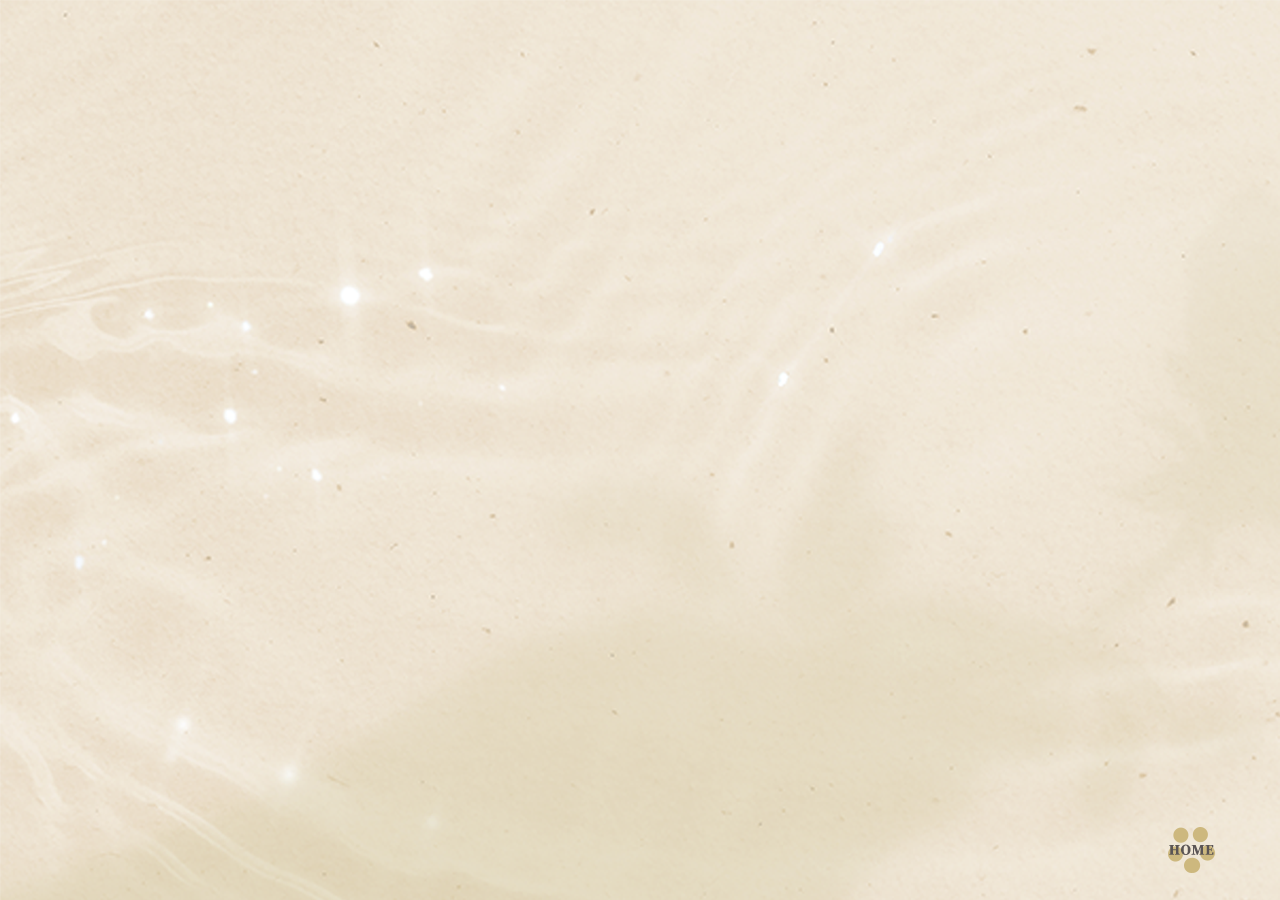
<file: video.html>
<!DOCTYPE html>
<html lang="ko">
<head>
    <meta charset="UTF-8">
    <meta http-equiv="X-UA-Compatible" content="IE=edge">
    <meta name="viewport" content="width=device-width, initial-scale=1.0">
    <link rel="stylesheet" href="./css/video.css">
    <title>you're light_video</title>
    <link rel="icon" href="./img/favicon04.png" type="image/x-icon">
</head>
<body>
    <div>
    <iframe width="1280" height="720" src="https://www.youtube.com/embed/7kINd1rpRf0" title="YouTube video player" frameborder="0" allow="accelerometer; autoplay; clipboard-write; encrypted-media; gyroscope; picture-in-picture" allowfullscreen></iframe>
</div>
<a href="./index.html"><img src="./img/home.png" alt="홈버튼"></a>


</body>
</html>
</file>
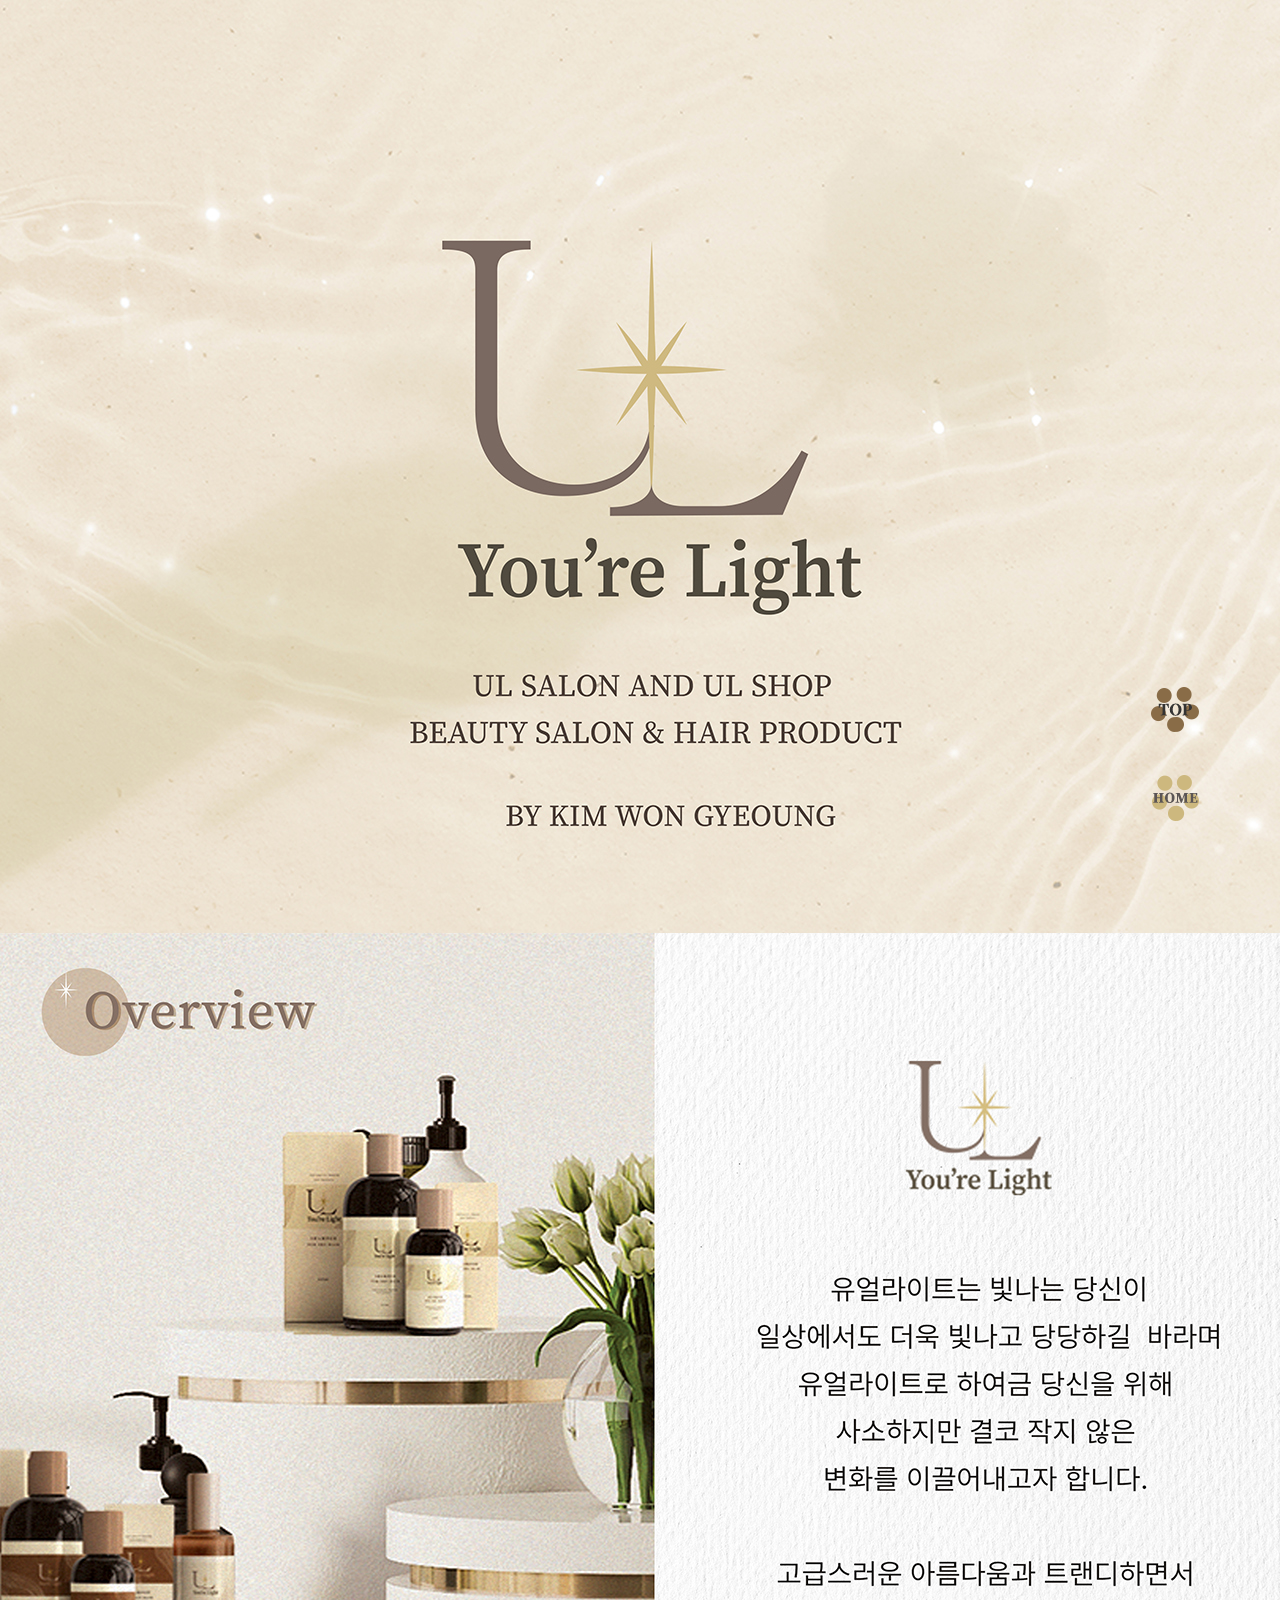
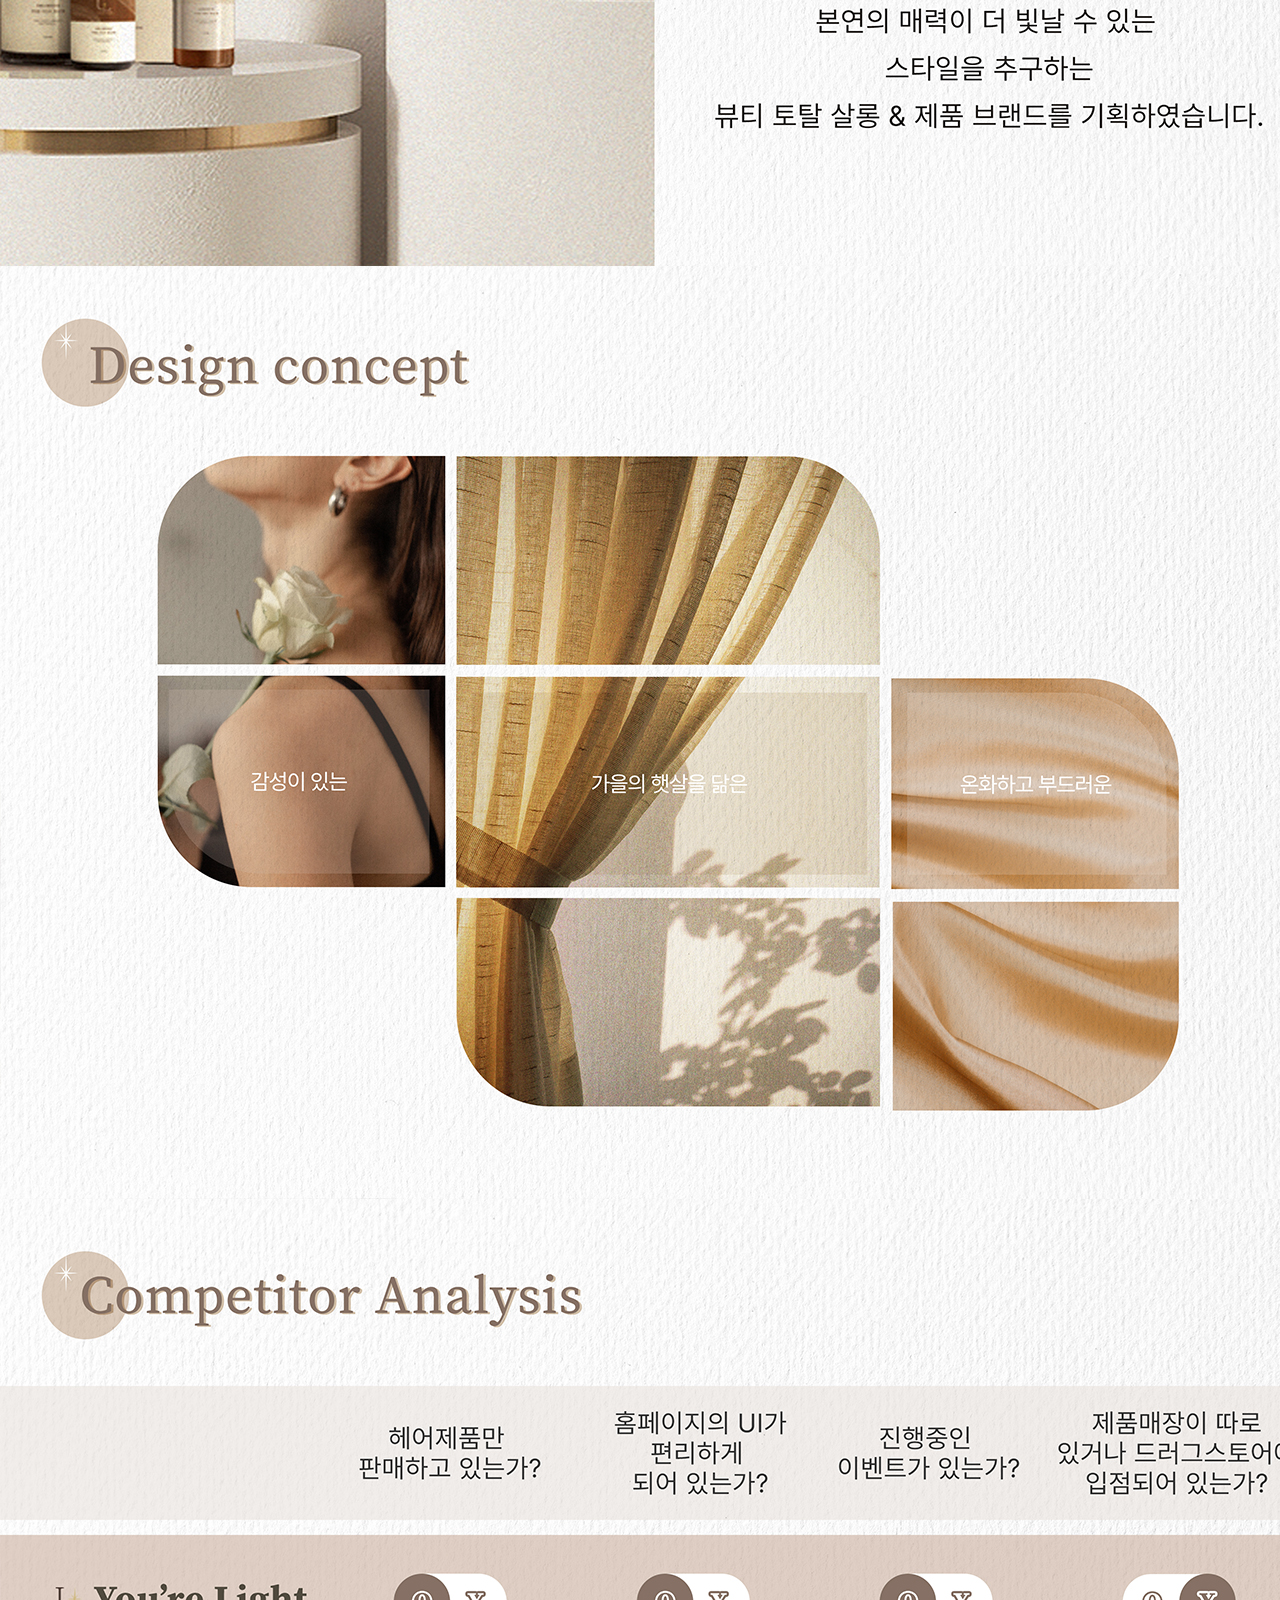
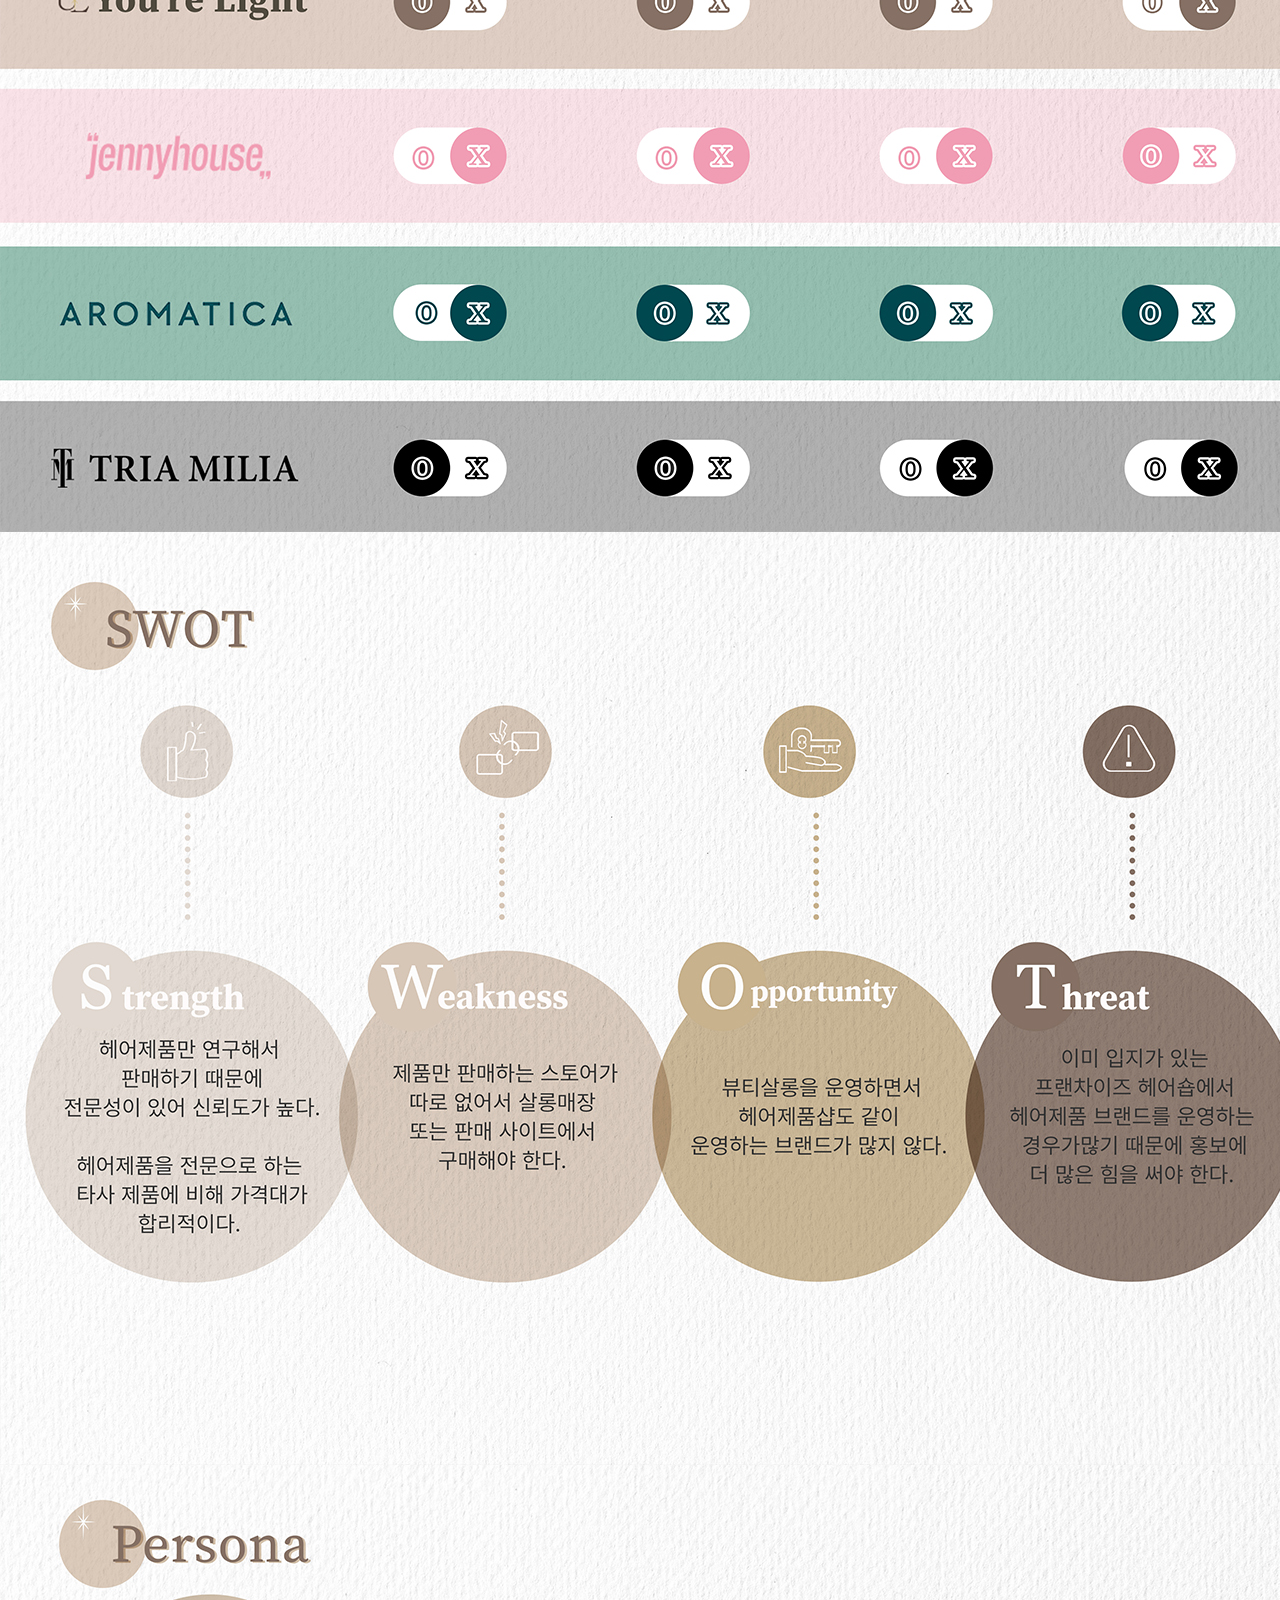
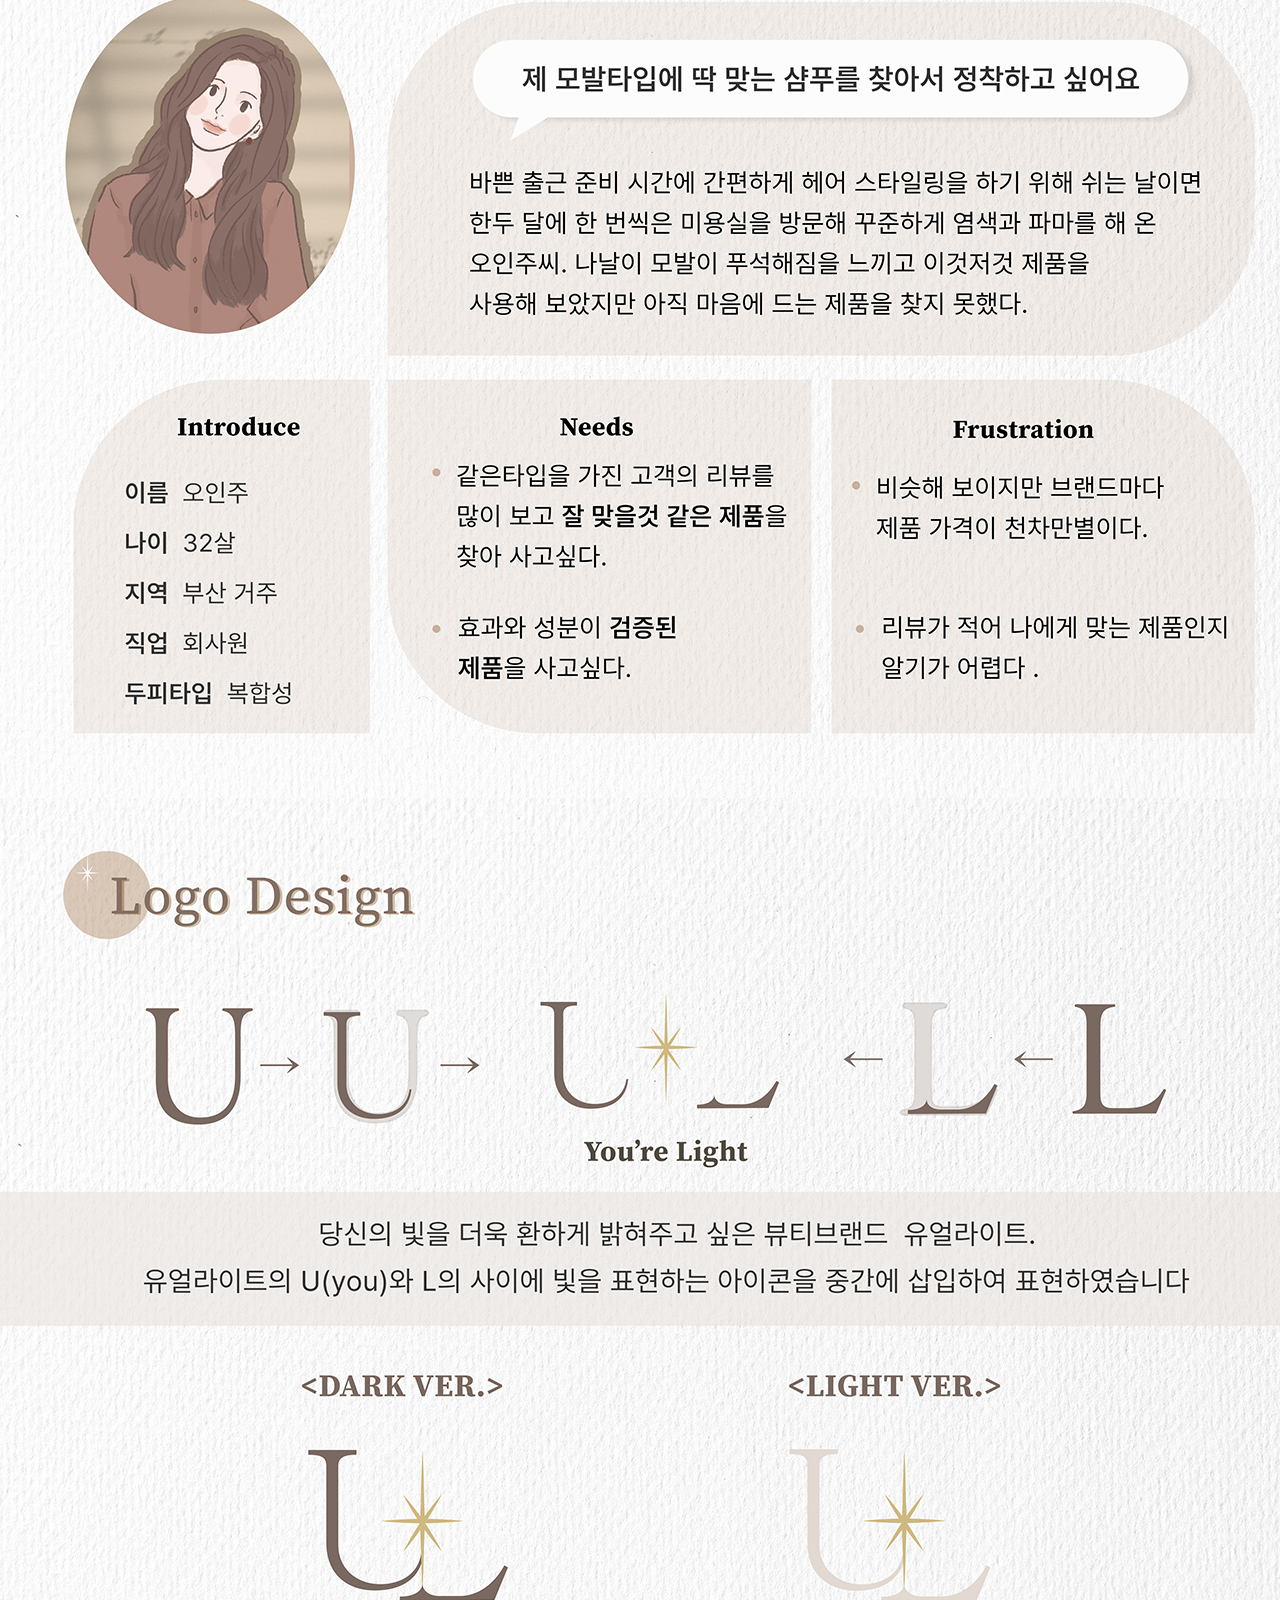
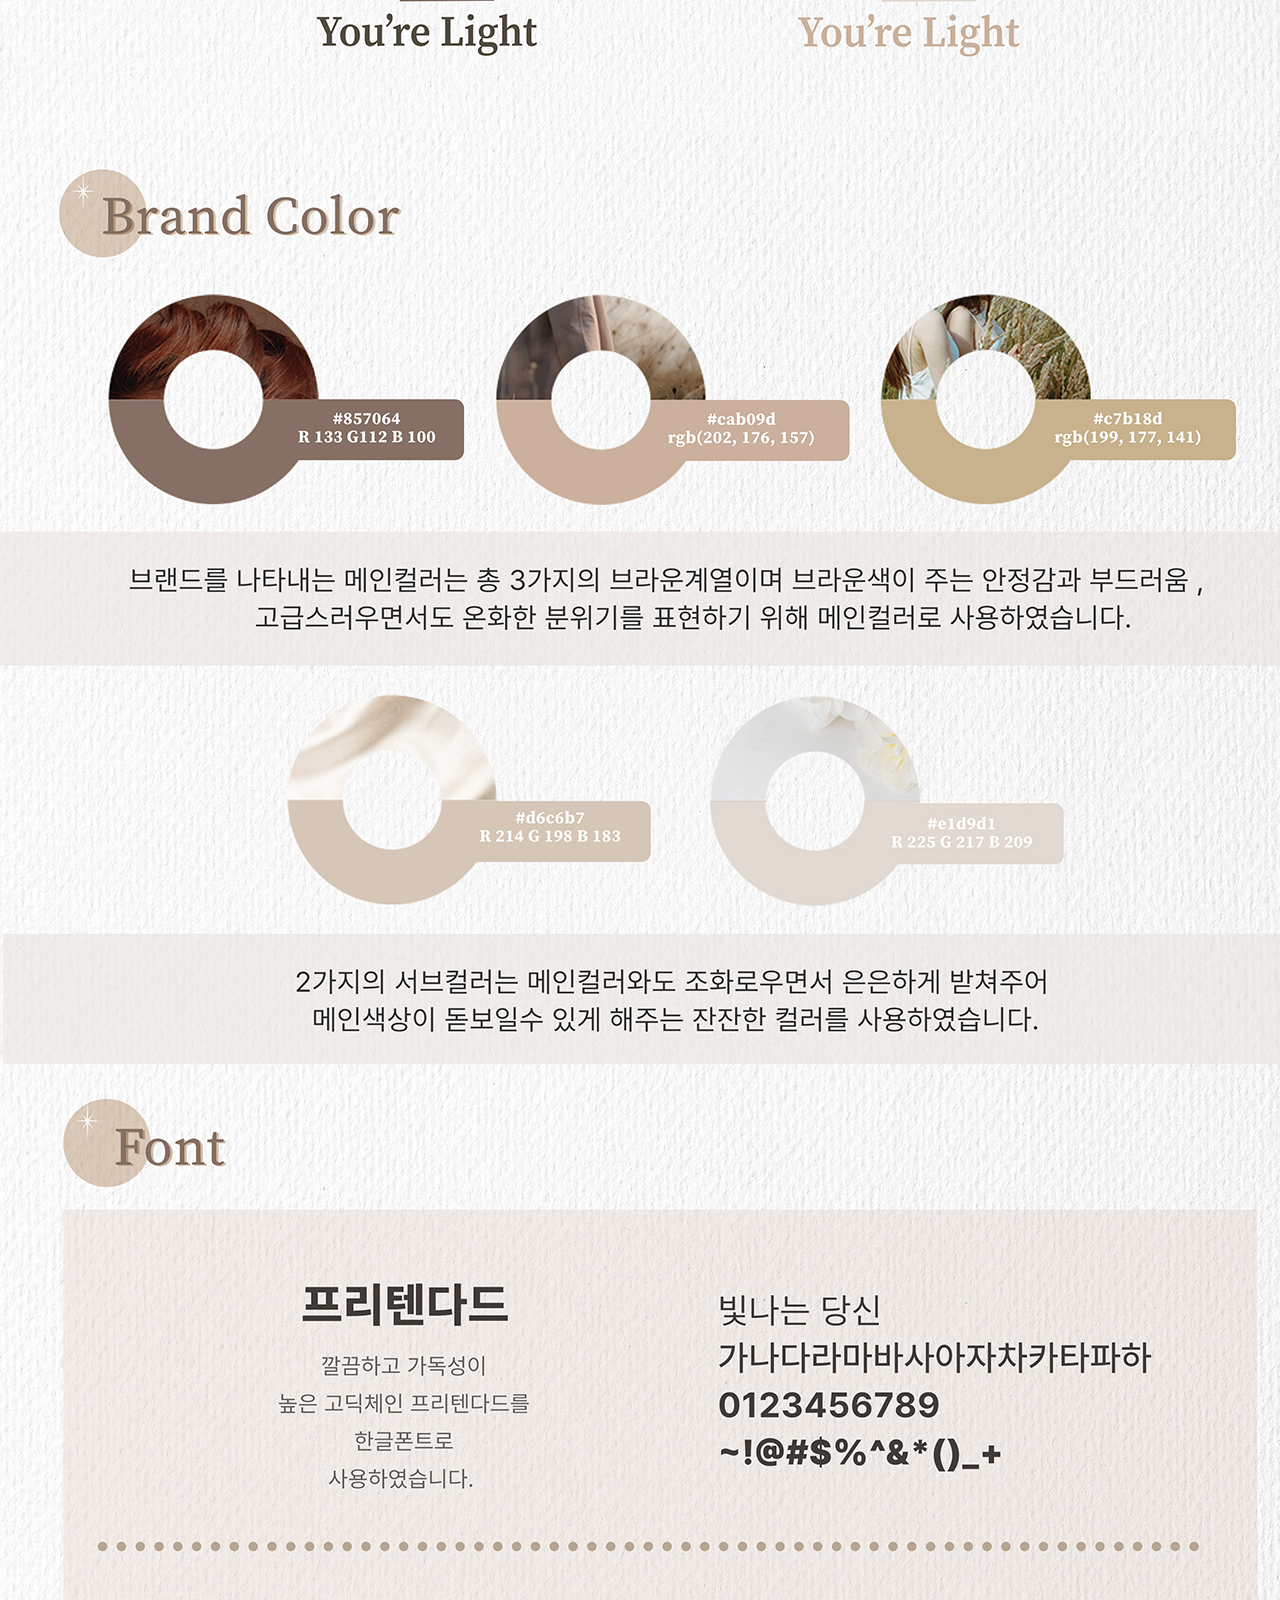
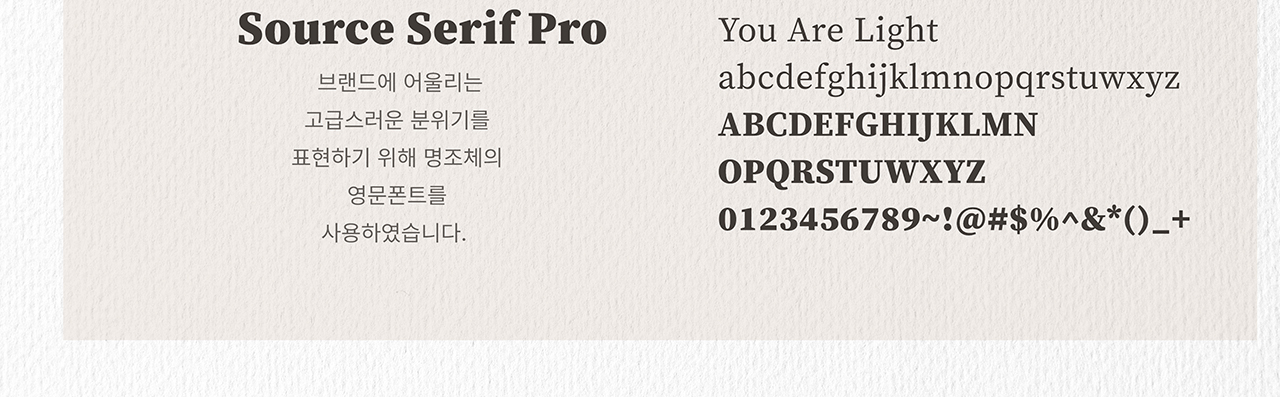
<file: guide/youarelight_bx.html>
<!doctype html>
<html>
	<head>
		<title>you're light BI</title>
		<link rel="icon" href="../img/favicon04.png" type="image/x-icon">
		<meta charset="utf-8">
		<link href="guide.css" rel="stylesheet" type="text/css">
	</head>
	<body class="brand1">
		<img src="./guide_img/01main.jpg" alt="seiva BI&amp;BX">
		<img src="./guide_img/02pealoverwiew.jpg" alt="seiva BI&amp;BX">
		<img src="./guide_img/03overveiw.jpg" alt="seiva BI&amp;BX">
		<img src="./guide_img/04vs.jpg" alt="seiva BI&amp;BX">
		<img src="./guide_img/05swot.jpg" alt="seiva BI&amp;BX">
		<img src="./guide_img/06persona.jpg" alt="seiva BI&amp;BX">
		<img src="./guide_img/07.logo.jpg" alt="seiva BI&amp;BX">
		<img src="./guide_img/08brandcolor.jpg" alt="seiva BI&amp;BX">
		<img src="./guide_img/09font.jpg" alt="seiva BI&amp;BX">
		<ul class="btn_1">
			<li><a href="#"><img src="../img/top.png" alt=""></a><li>
			<li><a href="../index.html"><img src="../img/home.png" alt=""></a><li>
		</ul>
	</body>	
</html>
</file>
<file: css/video.css>
*{margin: 0; padding: 0;}
body{
    background: url(../img/backg.png) no-repeat;
    position: relative;
}
div{
    width: 1280px;
    margin: auto;
    margin-top: 100px;
}
a{
    position: absolute;
    right: 5%;
}
</file>
<file: guide/guide.css>
*{margin:0; padding:0;}
a{text-decoration:none;}
body{
    font-family: '맑은 고딕';
    font-size: 16px;
    line-height: 26px;
    min-width: 1320px;
}

/* 배경색상 */
.brand1{
    background-color: #fbf2e1;
}
.brand2{
    background-color: #046B76;
}

/* 이미지 크기 */
img{
    width:1320px;
    display: block;
    margin: auto;
}

/* 버튼 */
ul{list-style:none; 
position:fixed;
bottom:50px;
right:50px;
text-align:center;}
ul li{
    margin: 10px;
}
ul li a{
    display: inline-block;
    padding: 10px 20px;
}
.btn_1 li a img{
    width: 50px;
    height: 50px;
    
}
.btn_2 li a img{
    width: 50px;
    height: 50px;
}
</file>
